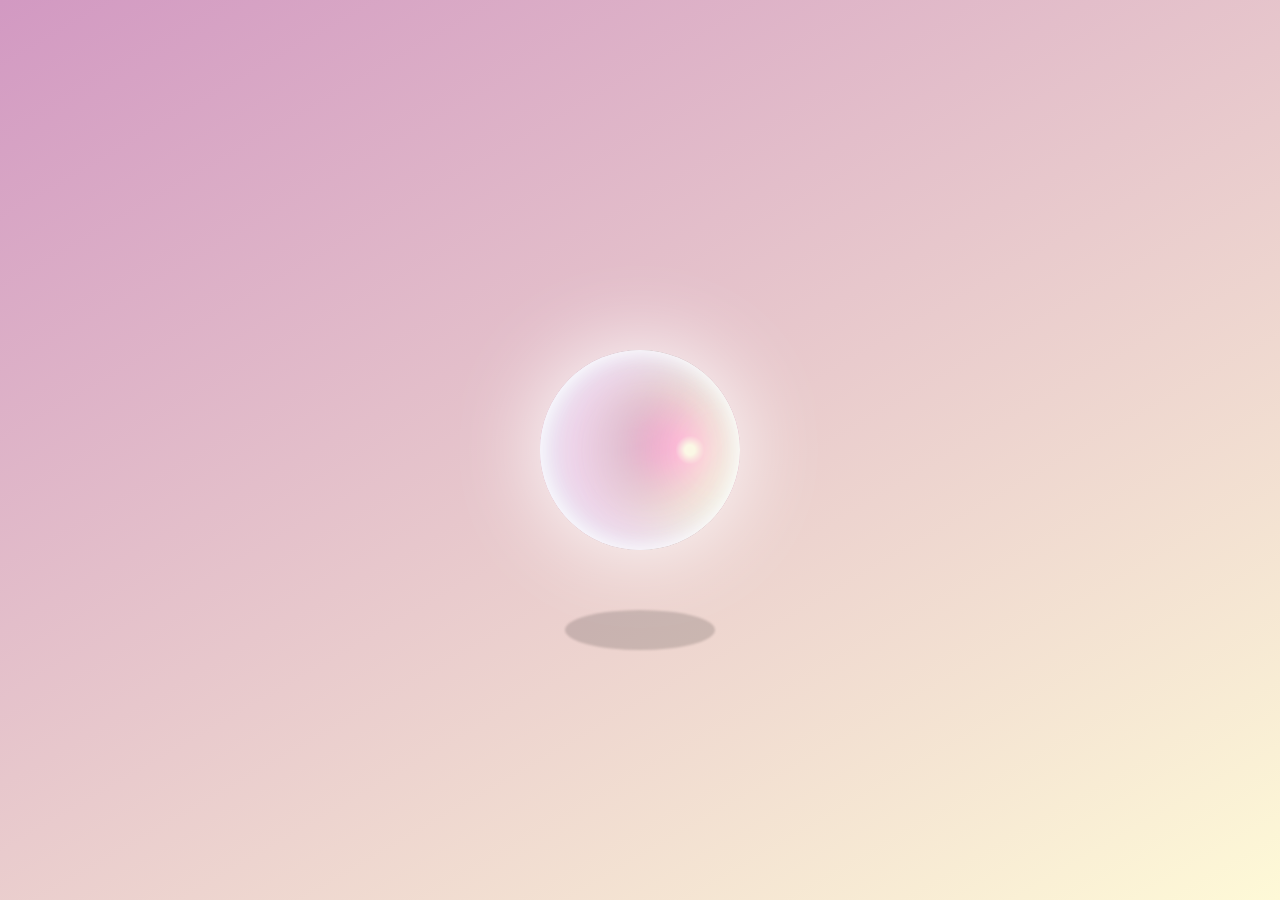
<file: 发光果冻/index.html>
<!DOCTYPE html>
<html lang="en">
<head>
    <meta charset="UTF-8">
    <meta http-equiv="X-UA-Compatible" content="IE=edge">
    <meta name="viewport" content="width=device-width, initial-scale=1.0">
    <title>南柯</title>
    <link rel="shortcut icon" href="暹罗猫.png">
    <link rel="stylesheet" href="index.css">
</head>
<body>
    <div class="container">
        <div class="bubble"></div>
        <div class="shadow"></div>
    </div>
</body>
</html>
</file>
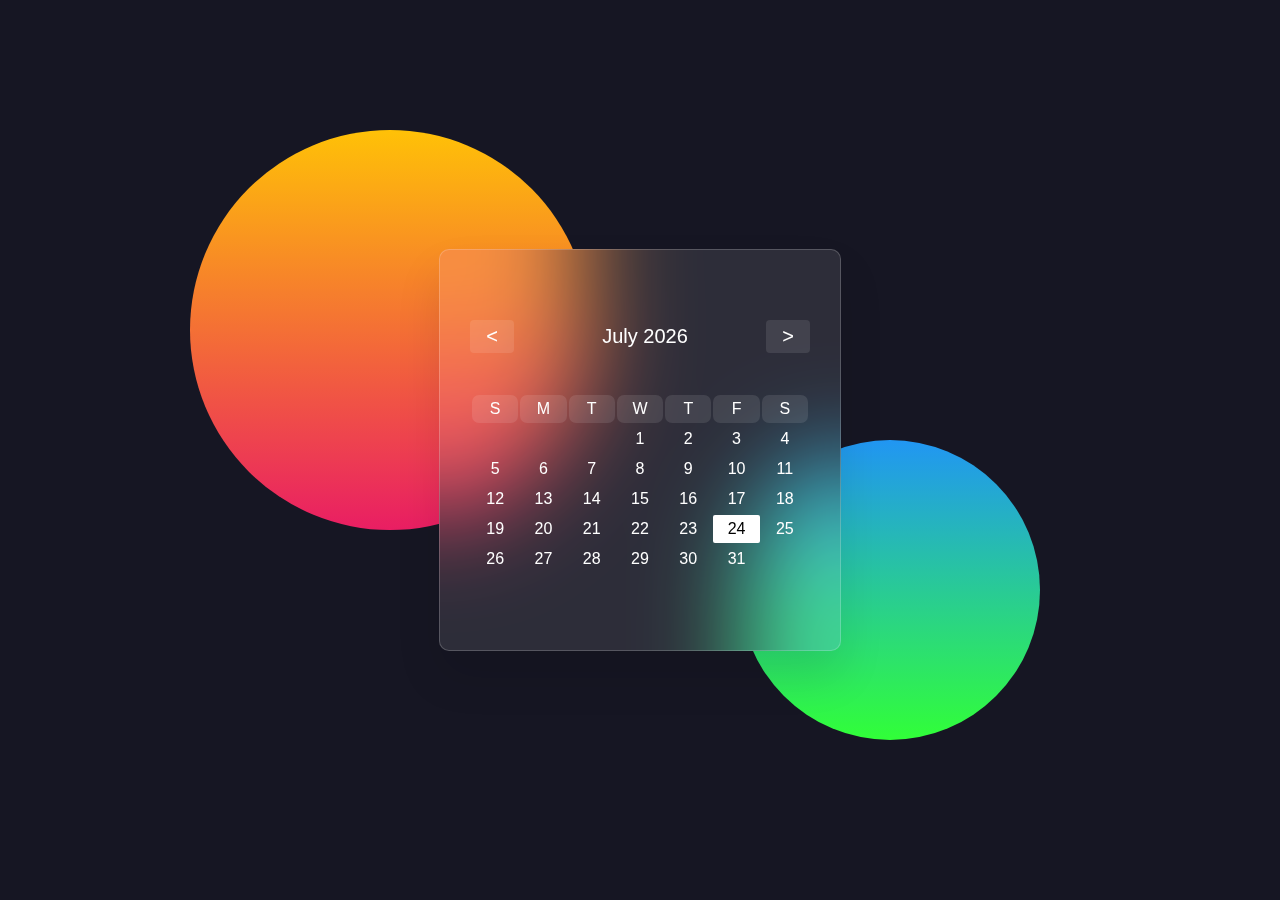
<file: 毛玻璃日历/index.html>
<!DOCTYPE html>
<html lang="en">
<head>
    <meta charset="UTF-8">
    <meta http-equiv="X-UA-Compatible" content="IE=edge">
    <meta name="viewport" content="width=device-width, initial-scale=1.0">
    <title>NanKe</title>
    <link rel="stylesheet" href="./dycalendar.min.css">
    <link rel="stylesheet" href="./index.css">
</head>
<body>
    <section>
        <div class="box">
            <div class="container">
                <div class="dycalendar"></div>
            </div>
        </div>
    </section>
    
</body>
<script src="./dycalendar.min.js"></script>
<script src="./vanilla-tilt.js"></script>
<script>
    dycalendar.draw({
        target: '.dycalendar',
        type: 'month',
        dayformat: "full",
        monthformat: "full",
        highlighttargetdate:true,
        prevnextbutton:"show"
    });
    VanillaTilt.init(document.querySelector(".container"),{
        max:25,
        speed:400,
        glare:true,
        "max-glare":1,
        scale:0.9
    });
</script>
</html>
</file>
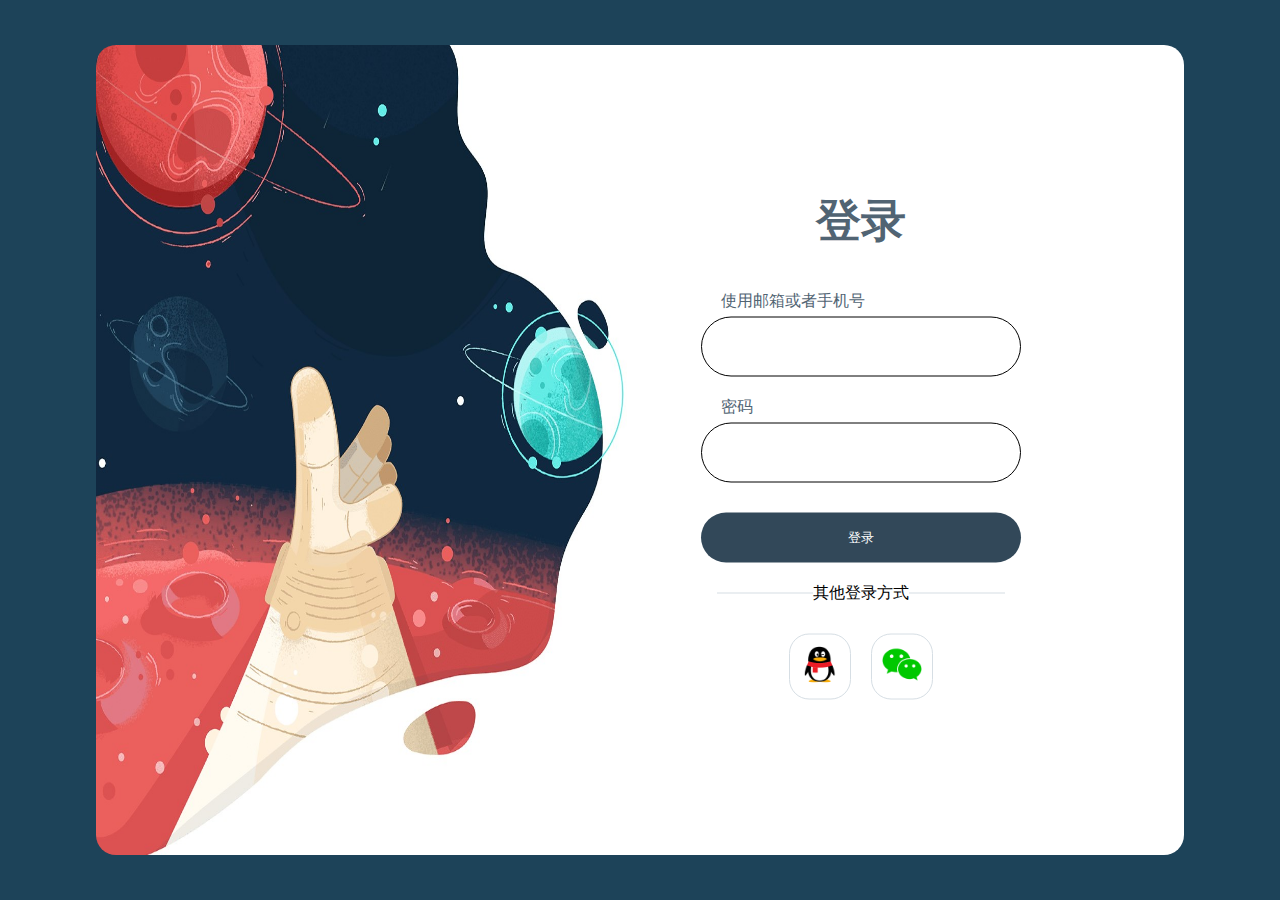
<file: 自适应登录界面/index.html>
<!DOCTYPE html>
<html lang="en">
<head>
    <meta charset="UTF-8">
    <meta http-equiv="X-UA-Compatible" content="IE=edge">
    <meta name="viewport" content="width=device-width, initial-scale=1.0">
    <link rel="shortcut icon" href="./asset/cat.png">
    <link rel="stylesheet" href="index.css">
    <title>南柯</title>
</head>
<body>
    <div class="box">
        <div class="content">
            <div class="login-wrapper">
                <h1>登录</h1>
                <div class="login-form">
                    <div class="username form-item">
                        <span>使用邮箱或者手机号</span>
                        <input type="text" class="input-item">
                    </div>
                    <div class="password form-item">
                        <span>密码</span>
                        <input type="password" class="input-item">
                    </div>
                    <button class="login-btn">登录</button>
                </div>
                <div class="divider">
                    <span class="line"></span>
                    <div class="divider-test">其他登录方式</div>
                    <span class="line"></span>
                </div>
                <div class="other-login-wrapper">
                    <div class="other-login-item">
                        <img src="./asset/QQ.png" alt="">
                    </div>
                    <div class="other-login-item">
                        <img src="./asset/WeChat.png" alt="">
                    </div>
                </div>
            </div>
        </div>
    </div>
</body>
</html>
</file>
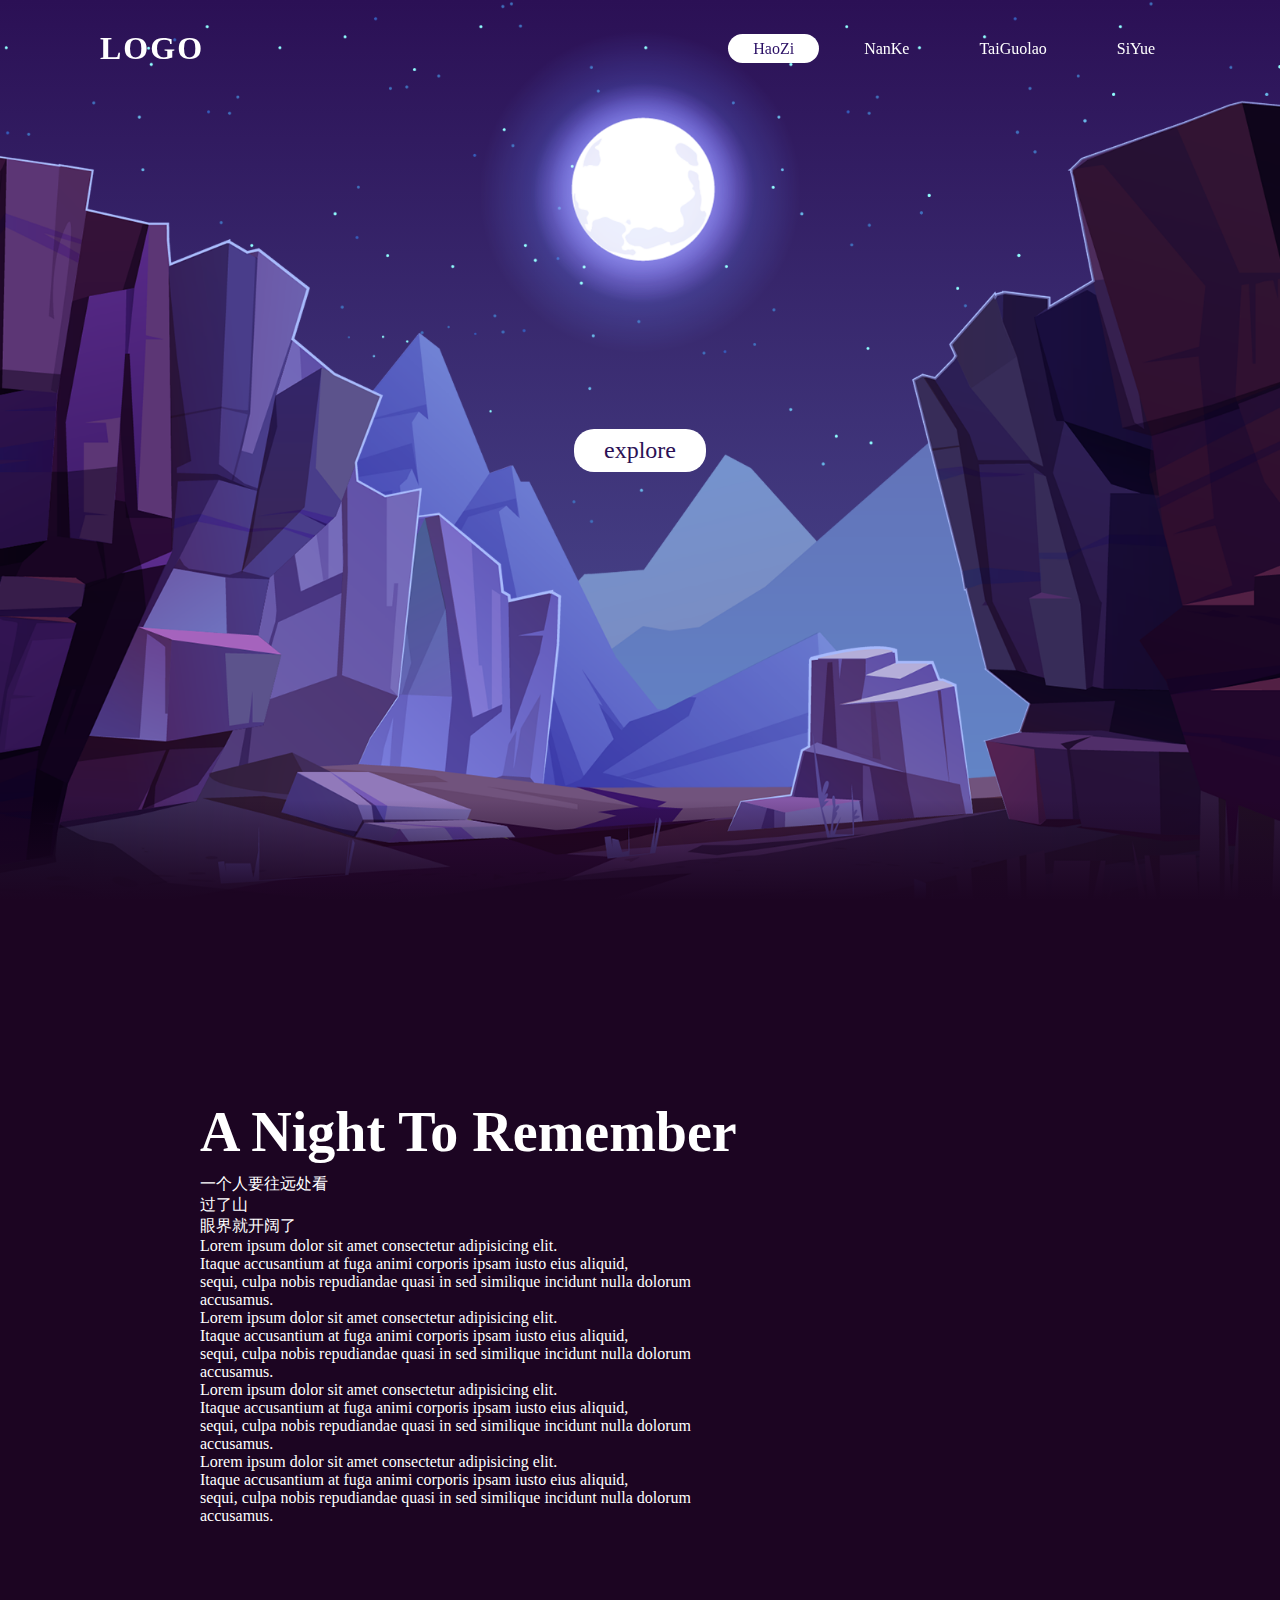
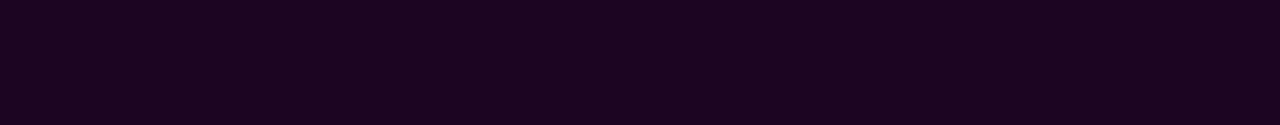
<file: 视觉差主页设计/index.html>
<!DOCTYPE html>
<html lang="en">
<head>
    <meta charset="UTF-8">
    <meta http-equiv="X-UA-Compatible" content="IE=edge">
    <meta name="viewport" content="width=device-width, initial-scale=1.0">
    <title>NanKe</title>
    <link rel="stylesheet" href="./index.css">
</head>
<body>
    <header>
        <a href="#" id="logo">Logo</a>
        <ul>
            <li><a href="#" class="active">HaoZi</a></li>
            <li><a href="#">NanKe</a></li>
            <li><a href="#">TaiGuolao</a></li>
            <li><a href="#">SiYue</a></li>
        </ul>
    </header>
    <section>
        <img src="./img/stars.png" alt="" id="stars">
        <img src="./img/moon.png" alt="" id="moon">
        <img src="./img/mountains_behind.png" alt="" id="mountains_behind">
        <div id="text">Moon Light</div>
        <a href="" id="btn">explore</a>
        <img src="./img/mountains_front.png" alt="" id="mountains_front">
    </section>
    <div class="sec">
        <h2>A Night To Remember</h2>
        <p>
            一个人要往远处看<br>
            过了山<br>
            眼界就开阔了<br>
        </p>
        <p>
            Lorem ipsum dolor sit amet consectetur adipisicing elit. <br>
             Itaque accusantium at fuga animi corporis ipsam iusto eius aliquid,<br>
              sequi, culpa nobis repudiandae quasi in sed similique incidunt nulla dolorum<br>
               accusamus.
        </p>
        <p>
            Lorem ipsum dolor sit amet consectetur adipisicing elit. <br>
             Itaque accusantium at fuga animi corporis ipsam iusto eius aliquid,<br>
              sequi, culpa nobis repudiandae quasi in sed similique incidunt nulla dolorum<br>
               accusamus.
        </p>
        <p>
            Lorem ipsum dolor sit amet consectetur adipisicing elit. <br>
             Itaque accusantium at fuga animi corporis ipsam iusto eius aliquid,<br>
              sequi, culpa nobis repudiandae quasi in sed similique incidunt nulla dolorum<br>
               accusamus.
        </p>
        <p>
            Lorem ipsum dolor sit amet consectetur adipisicing elit. <br>
             Itaque accusantium at fuga animi corporis ipsam iusto eius aliquid,<br>
              sequi, culpa nobis repudiandae quasi in sed similique incidunt nulla dolorum<br>
               accusamus.
        </p>
    </div>
</body>
<script>
    function $(id){
        return document.getElementById(id)
    }
    let stars=$('stars');
    let moon=$('moon');
    let mountains_behind=$('mountains_behind');
    let text=$('text');
    let btn=$('btn');
    let mountains_front=$('mountains_front');

    window.addEventListener('scroll',function(){
        let value=window.scrollY
        stars.style.left=value*0.25+'px';
        moon.style.top=value*1.2+'px';
        mountains_behind.style.top=value*0.5+'px';
        text.style.marginRight=value*4+'px';
        text.style.marginTop=value*0.5+'px';
        btn.style.marginRight=value*0.5+'px';
        btn.style.marginTop=value*0.5+'px';
    })
</script>
</html>
</file>
<file: 发光果冻/index.css>
*{
    margin: 0;
    padding: 0;
}
body{
    height: 100vh;
    /* 弹性布局，居中显示 */
    display: flex;
    justify-content: center;
    align-items: center;
    /* 渐变背景 */
    background: linear-gradient(150deg,#d299c2,#fef9d7);
    /* 溢出隐藏 */
    overflow: hidden;
}
.container{
    width: 200PX;
    height: 200PX;
    position: relative;
}
/* 泡泡 */
.bubble{
    width: 100%;
    height: 100%;
    /* 径向改变 */
    background: radial-gradient(circle at 75%,#fff 5px,#ff21c0 8%,#5b5b5b 60%,#ff21c0 100%);
    border-radius: 50%;
    /* 阴影 */
    box-shadow: inset 0 0 20px #fff,
    inset 10px 0 46px #eaf5fc,
    inset 80px 0 60px #efcde6,
    inset -20px -60px 100px #f9f6de,
    inset  0 50px 140px #f9f6de,
    0 0 90px #fff;
    /* 执行动画  动画名  时长 加速后减速 无限次播放 */
    animation: bubble 4s ease-in-out infinite;
}
@keyframes bubble{
    0%,100%{
        transform: translate(0);
    }
    50%{
        transform: translateY(-80px);
    }
}
.shadow{
    background-color: rgba(0, 0, 0, 0.15);
    width: 150px;
    height: 40px;
    border-radius: 50%;
    position: absolute;
    left: 50%;
    margin-left: -75px;
    bottom: -100px;
    filter: blur(1px);
    animation: shadow 4s ease-in-out infinite;
}
@keyframes shadow{
    0%,100%{
        transform: scale(0.5);
    }
    50%{
        transform: scale(1);
    }
}
</file>
<file: 毛玻璃日历/index.css>
*{
    margin: 0;
    padding: 0;
}
section{
    display: flex;
    justify-content: center;
    align-items: center;
    width: 100%;
    min-height: 100vh;
    background-color: #161623;
    overflow: hidden;
}
section::before{
    content: '';
    position: absolute;
    width: 400px;
    height: 400px;
    background: linear-gradient(#ffc107,#e91e63);
    border-radius: 50%;
    transform: translate(-250px,-120px);
}
section::after{
    content: '';
    position: absolute;
    width: 300px;
    height: 300px;
    background: linear-gradient(#2196f3,#31ff38);
    border-radius: 50%;
    transform: translate(250px,140px);
}
section .box{
    position: relative;
    z-index: 100;
}
section .box .container{
    position: relative;
    display: flex;
    justify-content: center;
    align-items: center;
    width: 400px;
    height: 400px;
    background-color:rgba(255, 255, 255, 0.1);
    box-shadow: 0 25px 45px rgba(0, 0, 0, 0.1);
    border: 1px solid rgba(255, 255,255 ,.2);
    border-right: 1px solid rgba(255, 255, 255,.2);
    border-bottom: 1px solid rgba(255, 255,255 ,.2);
    border-radius: 10px;
    backdrop-filter: blur(50px);
}
section .box .container .dycalendar{
    width: 100%;
    padding: 20px;
}
section .box .container .dycalendar table{
    width: 100%;
    margin-top: 40px;
}
section .box .container .dycalendar table tr td{
    color: #fff;
    cursor: pointer;
}
section .box .container .dycalendar table tr:nth-child(1) td{
    background-color: rgba(255, 255, 255, 0.1);
    border-radius: 7px;
    font-weight: 400;
}
section .box .container .dycalendar table tr td:hover{
    background-color: #fff;
    border-radius: 2px;
    color: #000;
}
.dycalendar-month-container .dycalendar-target-date,.dycalendar-month-container .dycalendar-today-date{
    background-color: #fff;
    color: #000 !important;
}
.dycalendar-month-container .dycalendar-header .dycalendar-prev-next-btn.prev-btn,
.dycalendar-month-container .dycalendar-header .dycalendar-prev-next-btn.next-btn{
    background-color: rgba(255, 255, 255, 0.1);
    color: #fff;
    width: 44px;
    height: 33px;
    border-radius: 4px;
    display: flex;
    justify-content: center;
    align-items: center;
    font-size: 20px;
}
.dycalendar-month-container .dycalendar-span-month-year{
    color: #fff;
    width: 100%;
    height: 33px;
    display: flex;
    justify-content: center;
    align-items: center;
    font-size: 20px;
}
</file>
<file: 自适应登录界面/index.css>
* {
  margin: 0;
  padding: 0;
}
.box {
  width: 100vw;
  height: 100vh;
  background-color: #1d4359;
}
.box .content .login-wrapper h1 {
  text-align: center;
}
.box .content .login-wrapper .login-form .form-item {
  margin: 20px 0;
}
.box .content .login-wrapper .login-form .form-item span {
  display: block;
  margin: 5px 20px;
  font-weight: 100;
}
.box .content .login-wrapper .login-form .form-item .input-item {
  width: 100%;
  border-radius: 40px;
  padding: 20px;
  box-sizing: border-box;
  font-size: 20px;
}
.box .content .login-wrapper .login-form .form-item .input-item:focus {
  outline: none;
}
.box .content .login-wrapper .login-form .login-btn {
  width: 100%;
  border-radius: 40px;
  color: #fff;
  border: 0;
  font-weight: 100;
  margin-top: 10px;
  cursor: pointer;
}
.box .content .login-wrapper .divider {
  width: 100%;
  margin: 20px 0;
  text-align: center;
  display: flex;
  align-items: center;
  justify-content: center;
}
.box .content .login-wrapper .divider span:nth-child(1) {
  flex: 1;
}
.box .content .login-wrapper .divider span:nth-child(3) {
  flex: 1;
}
.box .content .login-wrapper .divider .line {
  display: inline-block;
  max-width: 30%;
  width: 30%;
}
.box .content .login-wrapper .divider .divider-text {
  vertical-align: middle;
  margin: 0 20px;
  line-height: 0;
  display: inline-block;
  width: 100px;
}
.box .content .login-wrapper .other-login-wrapper {
  width: 100%;
  display: flex;
  justify-content: center;
  align-items: center;
}
.box .content .login-wrapper .other-login-item {
  border: 1px solid #d6dee4;
  padding: 10px;
  margin: 10px;
}
@media (min-width: 767px) {
  .box {
    background-color: #1d4359;
  }
  .box .content {
    width: 85vw;
    height: 90vh;
    background: url(asset/login_two.jpg) no-repeat;
    background-size: 90% 100%;
    position: absolute;
    top: 50%;
    left: 50%;
    transform: translate(-50%, -50%);
    border-radius: 20px;
    background-color: #fff;
  }
  .box .content .login-wrapper {
    width: 25vw;
    position: absolute;
    right: 15%;
    top: 50%;
    transform: translateY(-50%);
  }
  .box .content .login-wrapper h1 {
    text-align: center;
    font-size: 45px;
    color: #516473;
    margin-bottom: 40px;
  }
  .box .content .login-wrapper .login-form {
    margin: 10px 0;
  }
  .box .content .login-wrapper .login-form .form-item span {
    color: #516473;
  }
  .box .content .login-wrapper .login-form .form-item .input-item {
    height: 60px;
    border: 1px solid;
  }
  .box .content .login-wrapper .login-form .login-btn {
    height: 50px;
    background-color: #324859;
  }
  .box .content .login-wrapper .divider .line {
    border-bottom: 1px solid #d6dee4;
  }
  .box .content .login-wrapper .other-login-item {
    border-radius: 20px;
  }
  .box .content .login-wrapper .other-login-item img {
    width: 40px;
    height: 40px;
  }
}
@media (max-width: 768px) {
  .box {
    width: 100vw;
    height: 100vh;
    background: url(asset/login_bg_phone.png) no-repeat;
    background-size: 100% 100%;
    display: flex;
    align-items: flex-start;
    justify-content: center;
  }
  .box .login-wrapper {
    width: 70%;
    height: 60%;
    padding-top: 15%;
  }
  .box .login-wrapper h1 {
    font-size: 30px;
    color: #fff;
  }
  .box .login-wrapper .login-form .form-item {
    margin: 10px 0;
  }
  .box .login-wrapper .login-form .form-item span {
    color: #71818d;
  }
  .box .login-wrapper .login-form .login-btn {
    height: 40px;
    background-color: #eb5f5d;
    color: #fff;
  }
  .box .login-wrapper .other-login-item {
    border-radius: 15px;
  }
  .box .login-wrapper .other-login-item img {
    width: 35px;
    height: 35px;
  }
}
</file>
<file: 视觉差主页设计/index.css>
*{
    margin: 0;
    padding: 0;
    box-sizing: border-box;
}
body{
    background: linear-gradient(#2b1055,#7597de);
    min-height: 100vh;

    overflow-x: hidden;
    scroll-behavior: smooth;
}
header{
    position: absolute;
    top: 0;
    left: 0;
    width: 100%;
    padding: 30px 100px;
    display: flex;
    justify-content: space-between;
    align-items: center;
    z-index: 99;
}
header #logo{
    color: #fff;
    text-decoration: none;
    font-size: 2em;
    font-weight: 700;
    text-transform: uppercase;
    letter-spacing: 2px;
}
header ul{
    display: flex;
    justify-content: center;
    align-items: center;
}
header ul li{
    list-style: none;
    margin-left: 20px;
}
header ul li a{
    text-decoration:  none;
    color: #fff;
    padding: 6px 25px;
    border-radius: 20px;
}
header ul li a:hover,
header ul li a.active
{
    background-color: #fff;
    color: #2b1065;
}
section{
    position: relative;
    width: 100%;
    height: 100vh;
    padding: 100px;
    display: flex;
    justify-content: center;
    align-items: center;
    overflow: hidden;
}
section::before{
    content: '';
    position: absolute;
    bottom: 0;
    height: 100px;
    width: 100%;
    background: linear-gradient(to top,#1c0522,transparent);
    z-index: 1000;
}
section img{
    position: absolute;
    top: 0;
    left: 0;
    width: 100%;
    height: 100%;
    object-fit: cover;
    pointer-events: none;
}
section img#moon{
    mix-blend-mode: screen;/*背景融合方式*/
}
section img#mountains_front{
    z-index: 15;
}
section #text{
    position: absolute;
    color: #fff;
    font-size: 7.5vw;
    white-space: nowrap;
    z-index: 10;
    transform: translateY(100px);
    right: -360px;
}
section #btn{
    text-decoration: none;
    color: #2b1055;
    padding: 8px 30px;
    border-radius: 20px;
    background-color: #fff;
    font-size: 1.5em;
    z-index: 10;
    display: inline-block;
}
.sec{
    position: relative;
    padding: 200px;
    background-color: #1c0522;
    z-index: 300px;
}
.sec h2{
    font-size: 3.5em;
    color: #fff;
    margin-bottom: 10px;
}
.sec p{
    color: #fff;
}
.ptext{
    position: absolute;
    top: 400px;
    font: 4em;
}
</file>
<file: 毛玻璃日历/dycalendar.min.css>
/*!
 * dyCalendar is a JavaScript library for creating Calendar.
 *
 * Author: Yusuf Shakeel
 * https://github.com/yusufshakeel
 *
 * GitHub Link: https://github.com/yusufshakeel/dyCalendarJS
 *
 * MIT license
 * Copyright (c) 2016 Yusuf Shakeel
 *
 * Date: 2014-08-17 sunday
 */.dycalendar-container{display:inline-block;border:1px solid #eee}.dycalendar-container.round-edge{border-radius:5%;-o-border-radius:5%;-moz-border-radius:5%;-webkit-border-radius:5%}.dycalendar-day-container{padding:10px;text-align:center;font-family:Arial}.dycalendar-day-container div{padding:0;margin-bottom:10px}.dycalendar-day-container .dycalendar-span-day{font-size:110%}.dycalendar-day-container .dycalendar-span-date{font-size:250%}.dycalendar-day-container .dycalendar-span-month-year{font-size:90%}.dycalendar-month-container{padding:10px;text-align:center;font-family:Arial}.dycalendar-month-container div{padding:0;margin-bottom:10px}.dycalendar-month-container .dycalendar-header{position:relative}.dycalendar-month-container .dycalendar-header .dycalendar-prev-next-btn{position:absolute;top:0;cursor:pointer}.dycalendar-month-container .dycalendar-header .dycalendar-prev-next-btn.prev-btn{left:0}.dycalendar-month-container .dycalendar-header .dycalendar-prev-next-btn.next-btn{right:0}.dycalendar-month-container .dycalendar-span-month-year{margin:5px;cursor:pointer}.dycalendar-month-container .dycalendar-body table tr td{padding:5px}.dycalendar-month-container .dycalendar-target-date,.dycalendar-month-container .dycalendar-today-date{background-color:#111;color:#fff;border-radius:2px}.dycalendar-container.gradient{background:#fff;background:linear-gradient(#fff,#d3d3d3);background:-o-linear-gradient(#fff,#d3d3d3);background:-moz-linear-gradient(#fff,#d3d3d3);background:-webkit-linear-gradient(#fff,#d3d3d3)}.dycalendar-container.skin-black{color:#fff;background-color:#111;border:0}.dycalendar-container.skin-black.gradient{background:#111;background:linear-gradient(#555,#111);background:-o-linear-gradient(#555,#111);background:-moz-linear-gradient(#555,#111);background:-webkit-linear-gradient(#555,#111)}.dycalendar-container.skin-black .dycalendar-target-date,.dycalendar-container.skin-black .dycalendar-today-date{background-color:#fff;color:#111;border-radius:2px}.dycalendar-container.skin-blue{color:#fff;background-color:#3c99d3;border:0}.dycalendar-container.skin-blue.gradient{background:#3c99d3;background:linear-gradient(#5ebbf5,#3c99d3);background:-o-linear-gradient(#5ebbf5,#3c99d3);background:-moz-linear-gradient(#5ebbf5,#3c99d3);background:-webkit-linear-gradient(#5ebbf5,#3c99d3)}.dycalendar-container.skin-blue .dycalendar-target-date,.dycalendar-container.skin-blue .dycalendar-today-date{background-color:#fff;color:#3c99d3;border-radius:2px}.dycalendar-container.skin-green{color:#fff;background-color:#2bb063;border:0}.dycalendar-container.skin-green.gradient{background:#2bb063;background:linear-gradient(#3dd175,#2bb063);background:-o-linear-gradient(#3dd175,#2bb063);background:-moz-linear-gradient(#3dd175,#2bb063);background:-webkit-linear-gradient(#3dd175,#2bb063)}.dycalendar-container.skin-green .dycalendar-target-date,.dycalendar-container.skin-green .dycalendar-today-date{background-color:#fff;color:#2bb063;border-radius:2px}.dycalendar-container.skin-purple{color:#fff;background-color:#975ea4;border:0}.dycalendar-container.skin-purple.gradient{background:#975ea4;background:linear-gradient(#ca82d7,#975ea4);background:-o-linear-gradient(#ca82d7,#975ea4);background:-moz-linear-gradient(#ca82d7,#975ea4);background:-webkit-linear-gradient(#ca82d7,#975ea4)}.dycalendar-container.skin-purple .dycalendar-target-date,.dycalendar-container.skin-purple .dycalendar-today-date{background-color:#fff;color:#975ea4;border-radius:2px}.dycalendar-container.skin-red{color:#fff;background-color:#e94d40;border:0}.dycalendar-container.skin-red.gradient{background:#e94d40;background:linear-gradient(#fb6f62,#e94d40);background:-o-linear-gradient(#fb6f62,#e94d40);background:-moz-linear-gradient(#fb6f62,#e94d40);background:-webkit-linear-gradient(#fb6f62,#e94d40)}.dycalendar-container.skin-red .dycalendar-target-date,.dycalendar-container.skin-red .dycalendar-today-date{background-color:#fff;color:#e94d40;border-radius:2px}.dycalendar-container.skin-spacegray{color:#fff;background-color:#343d46;border:0}.dycalendar-container.skin-spacegray.gradient{background:#343d46;background:linear-gradient(#454e57,#343d46);background:-o-linear-gradient(#454e57,#343d46);background:-moz-linear-gradient(#454e57,#343d46);background:-webkit-linear-gradient(#454e57,#343d46)}.dycalendar-container.skin-spacegray .dycalendar-target-date,.dycalendar-container.skin-spacegray .dycalendar-today-date{background-color:#fff;color:#343d46;border-radius:2px}.dycalendar-container.shadow-default{-o-box-shadow:0 4px 4px 0 rgba(50,50,50,.4);-moz-box-shadow:0 4px 4px 0 rgba(50,50,50,.4);-webkit-box-shadow:0 4px 4px 0 rgba(50,50,50,.4);box-shadow:0 4px 4px 0 rgba(50,50,50,.4)}.dycalendar-container.shadow-black{-o-box-shadow:0 4px 4px 0 rgba(0,0,0,.4);-moz-box-shadow:0 4px 4px 0 rgba(0,0,0,.4);-webkit-box-shadow:0 4px 4px 0 rgba(0,0,0,.4);box-shadow:0 4px 4px 0 rgba(0,0,0,.4)}.dycalendar-container.shadow-blue{-o-box-shadow:0 4px 4px 0 rgba(60,153,211,.4);-moz-box-shadow:0 4px 4px 0 rgba(60,153,211,.4);-webkit-box-shadow:0 4px 4px 0 rgba(60,153,211,.4);box-shadow:0 4px 4px 0 rgba(60,153,211,.4)}.dycalendar-container.shadow-green{-o-box-shadow:0 4px 4px 0 rgba(43,176,99,.4);-moz-box-shadow:0 4px 4px 0 rgba(43,176,99,.4);-webkit-box-shadow:0 4px 4px 0 rgba(43,176,99,.4);box-shadow:0 4px 4px 0 rgba(43,176,99,.4)}.dycalendar-container.shadow-purple{-o-box-shadow:0 4px 4px 0 rgba(151,94,164,.4);-moz-box-shadow:0 4px 4px 0 rgba(151,94,164,.4);-webkit-box-shadow:0 4px 4px 0 rgba(151,94,164,.4);box-shadow:0 4px 4px 0 rgba(151,94,164,.4)}.dycalendar-container.shadow-red{-o-box-shadow:0 4px 4px 0 rgba(233,77,64,.4);-moz-box-shadow:0 4px 4px 0 rgba(233,77,64,.4);-webkit-box-shadow:0 4px 4px 0 rgba(233,77,64,.4);box-shadow:0 4px 4px 0 rgba(233,77,64,.4)}.dycalendar-container.shadow-spacegray{-o-box-shadow:0 4px 4px 0 rgba(52,61,70,1);-moz-box-shadow:0 4px 4px 0 rgba(52,61,70,1);-webkit-box-shadow:0 4px 4px 0 rgba(52,61,70,1);box-shadow:0 4px 4px 0 rgba(52,61,70,1)}
</file>
